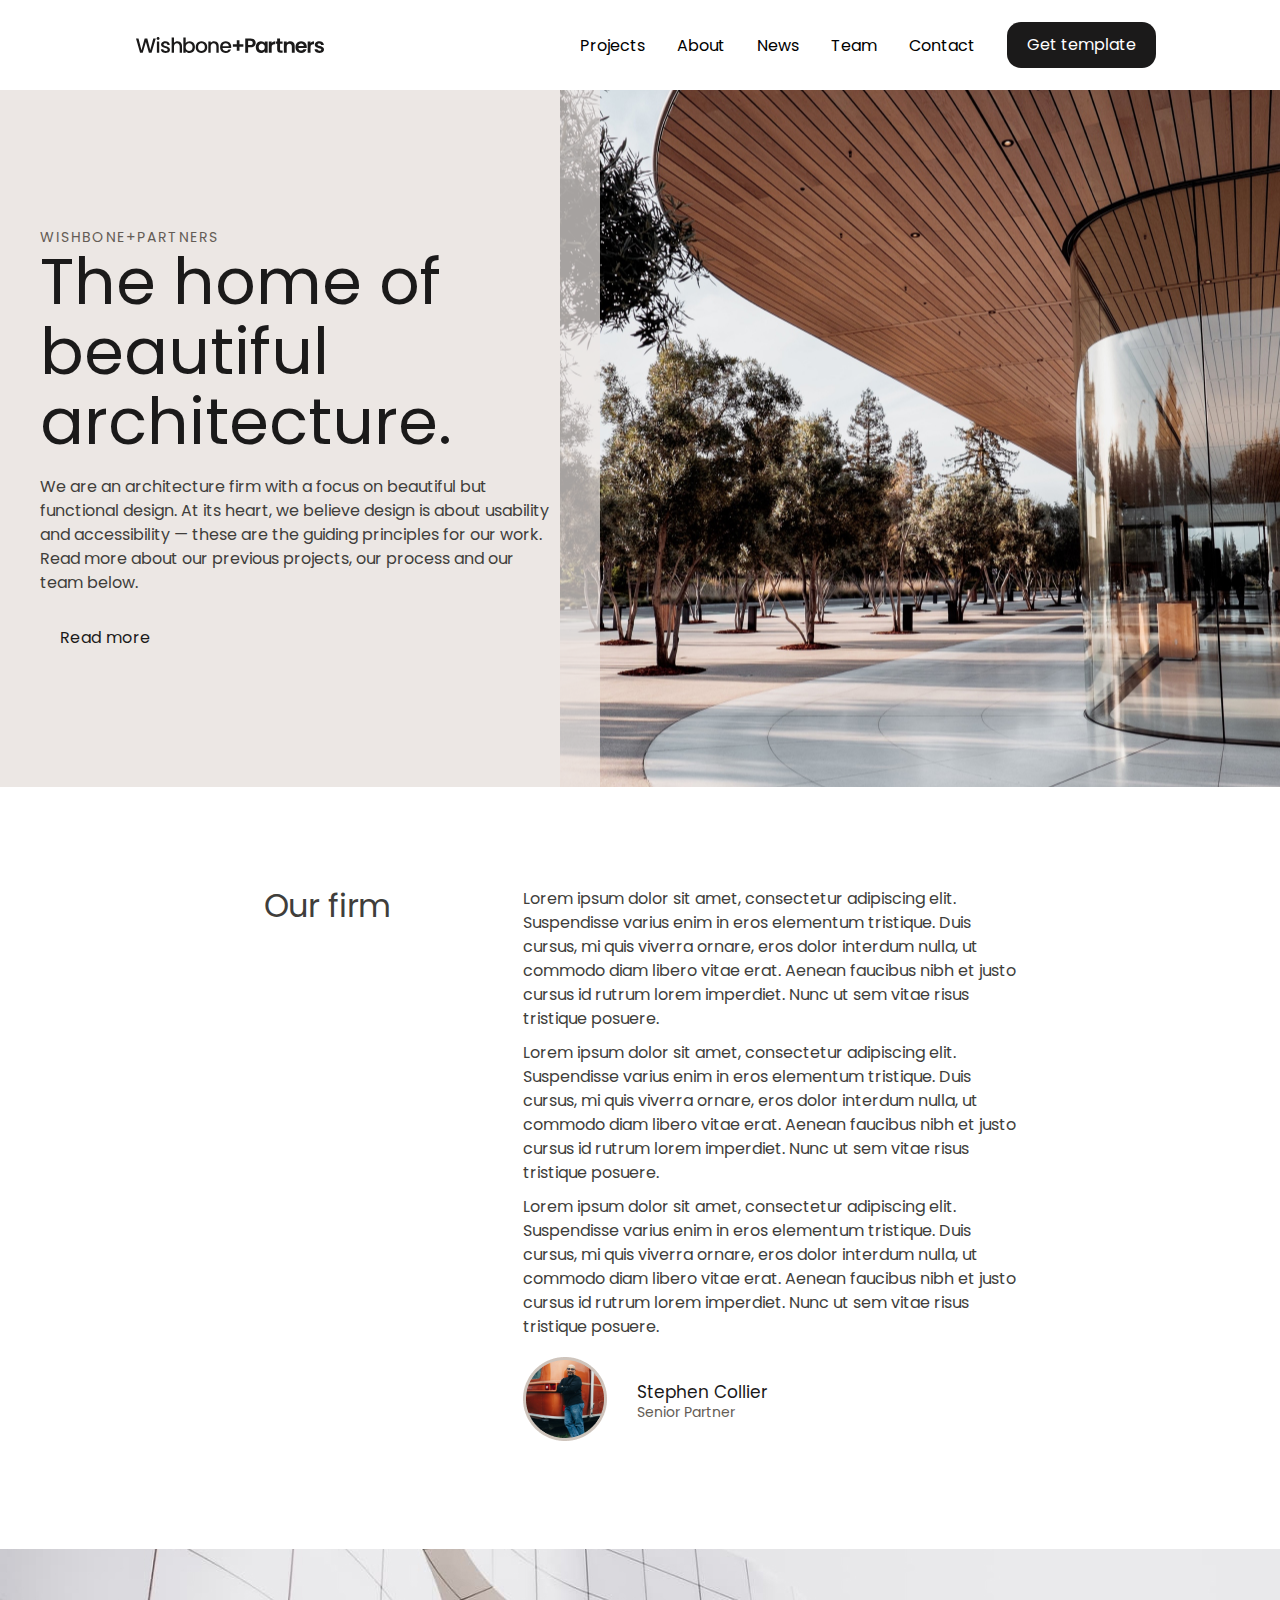
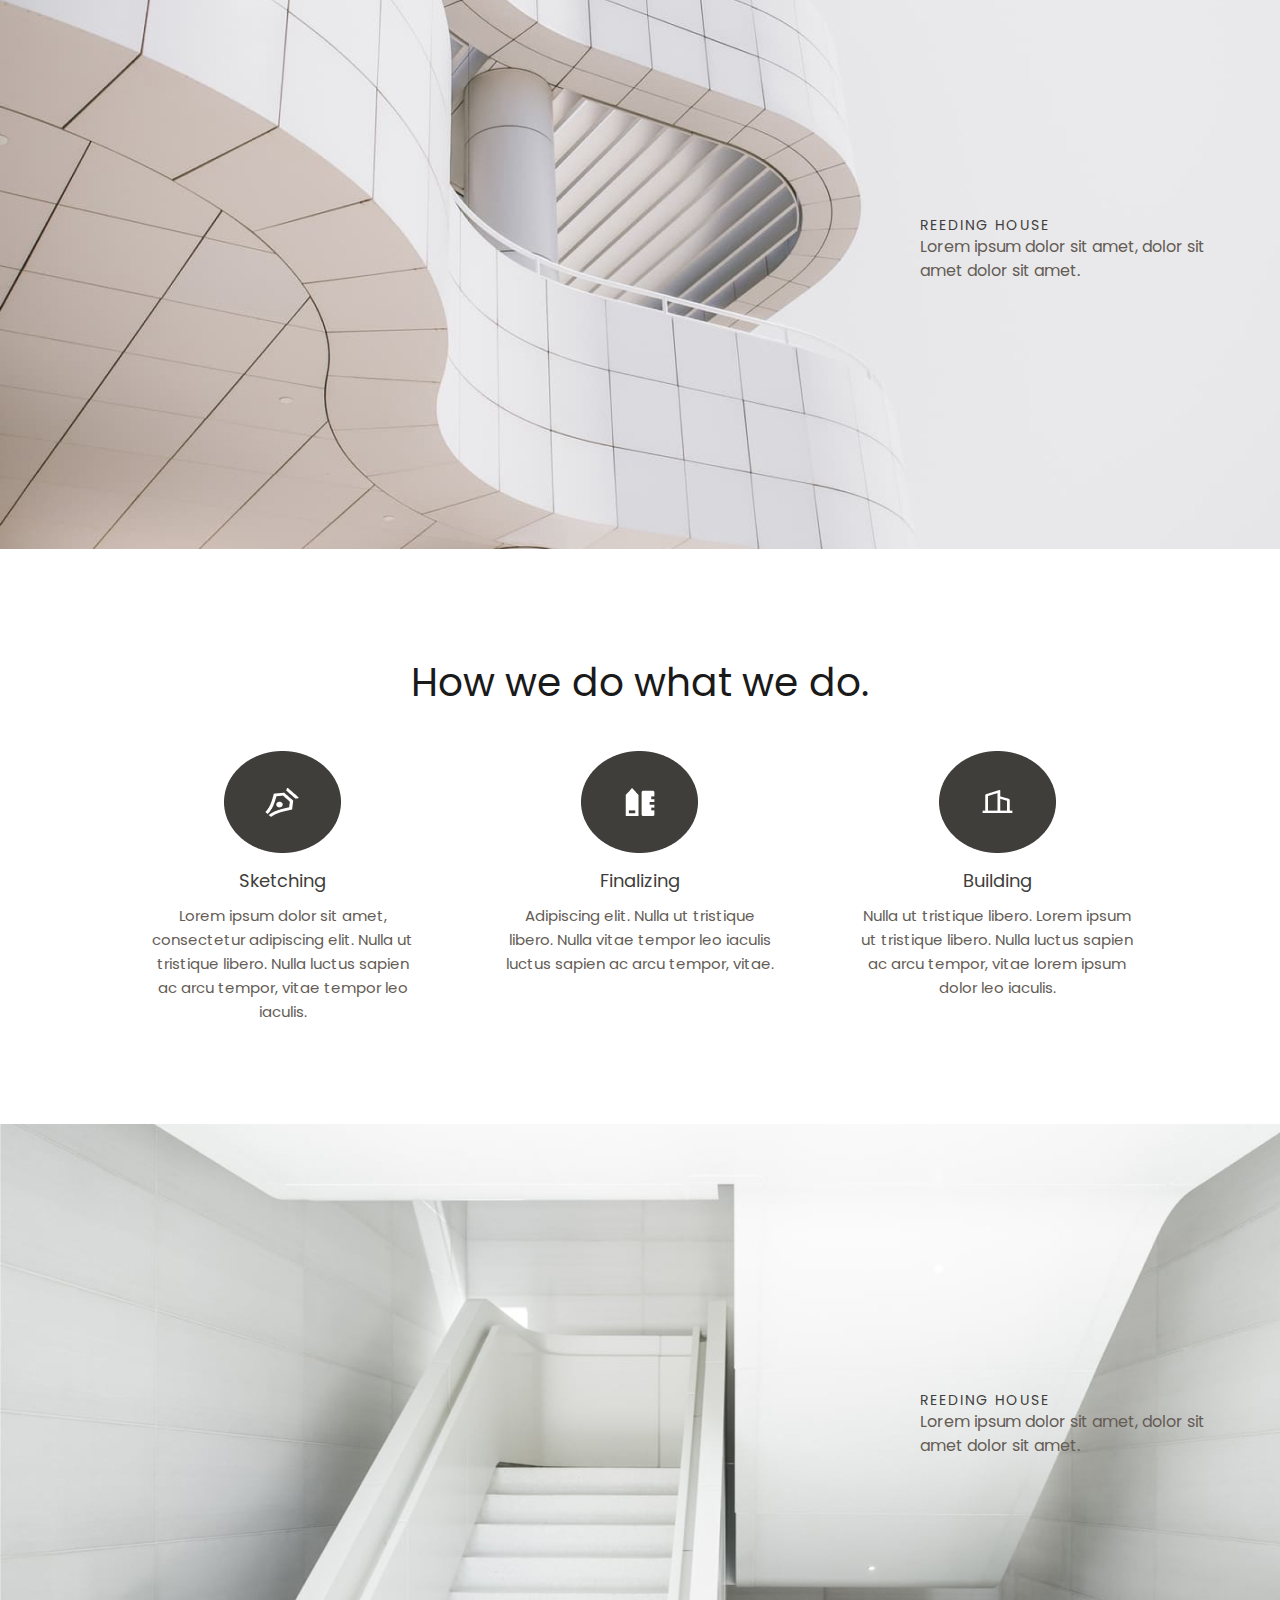
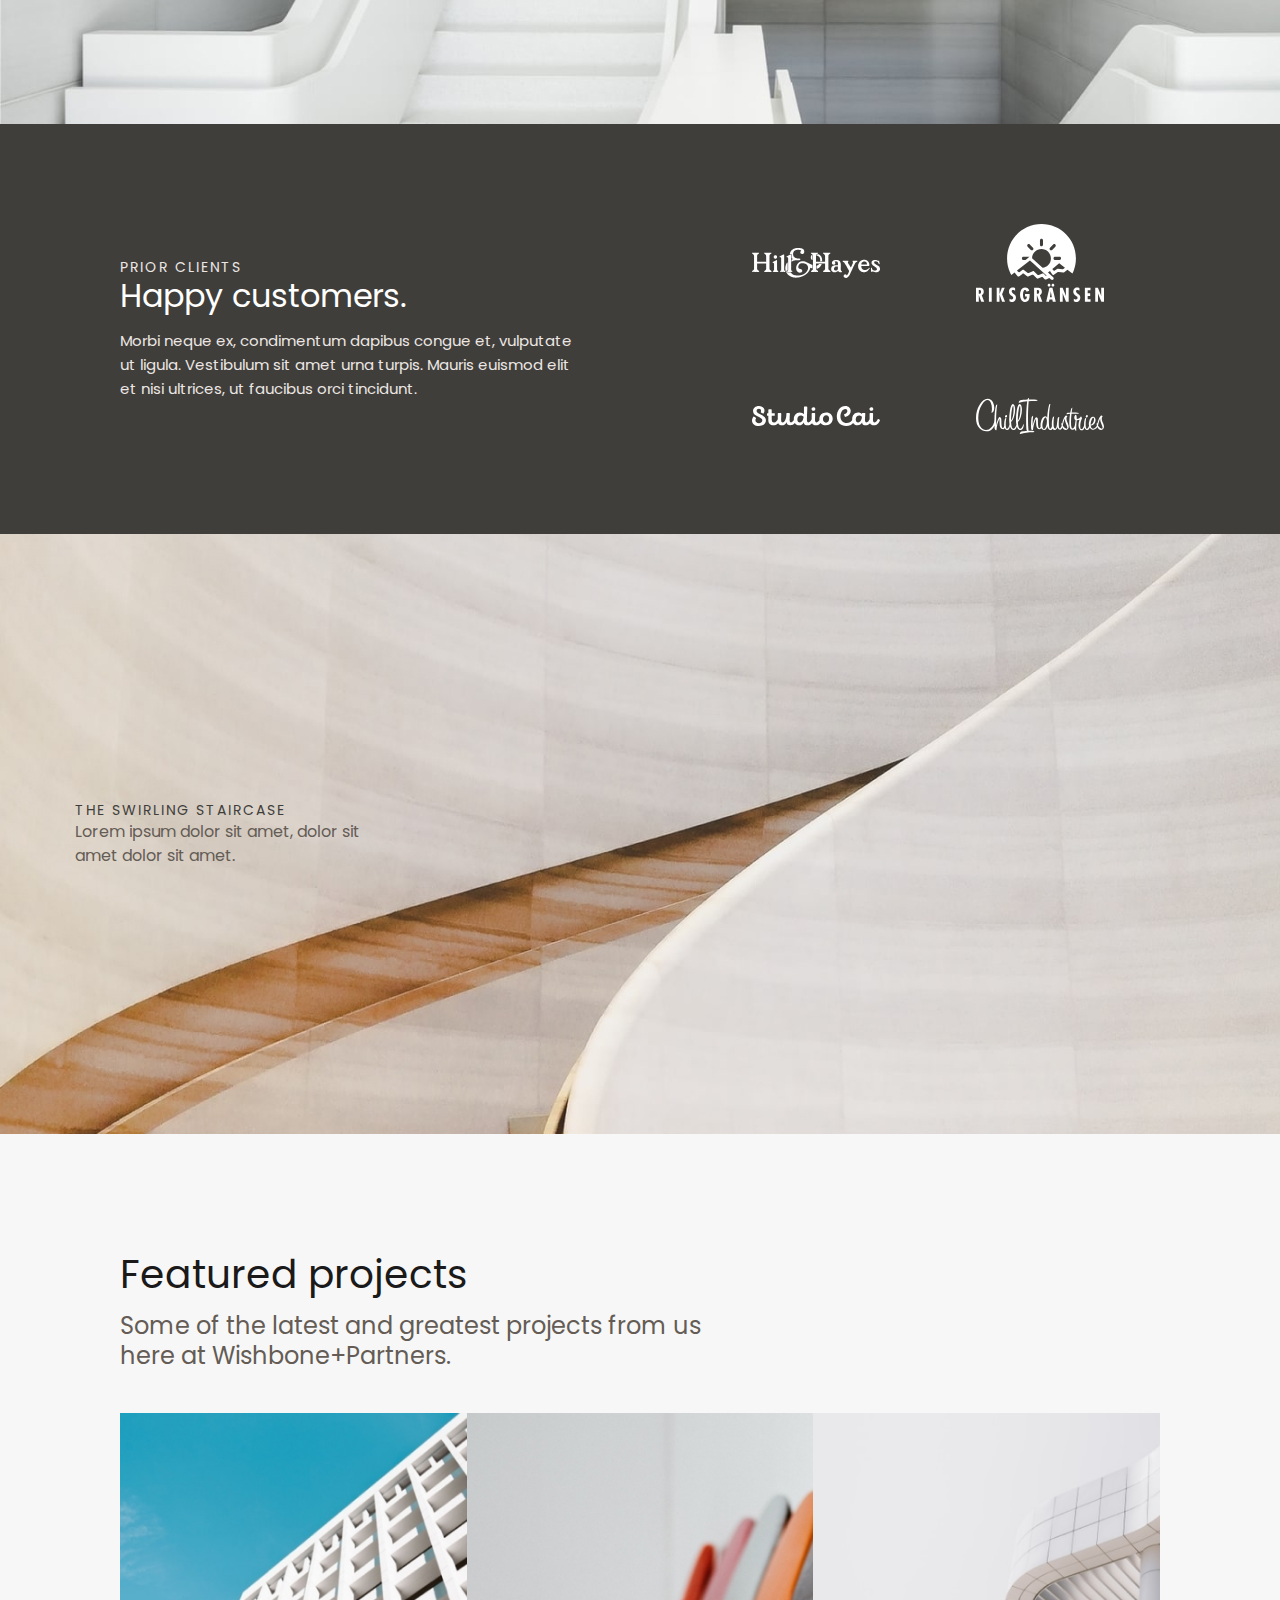
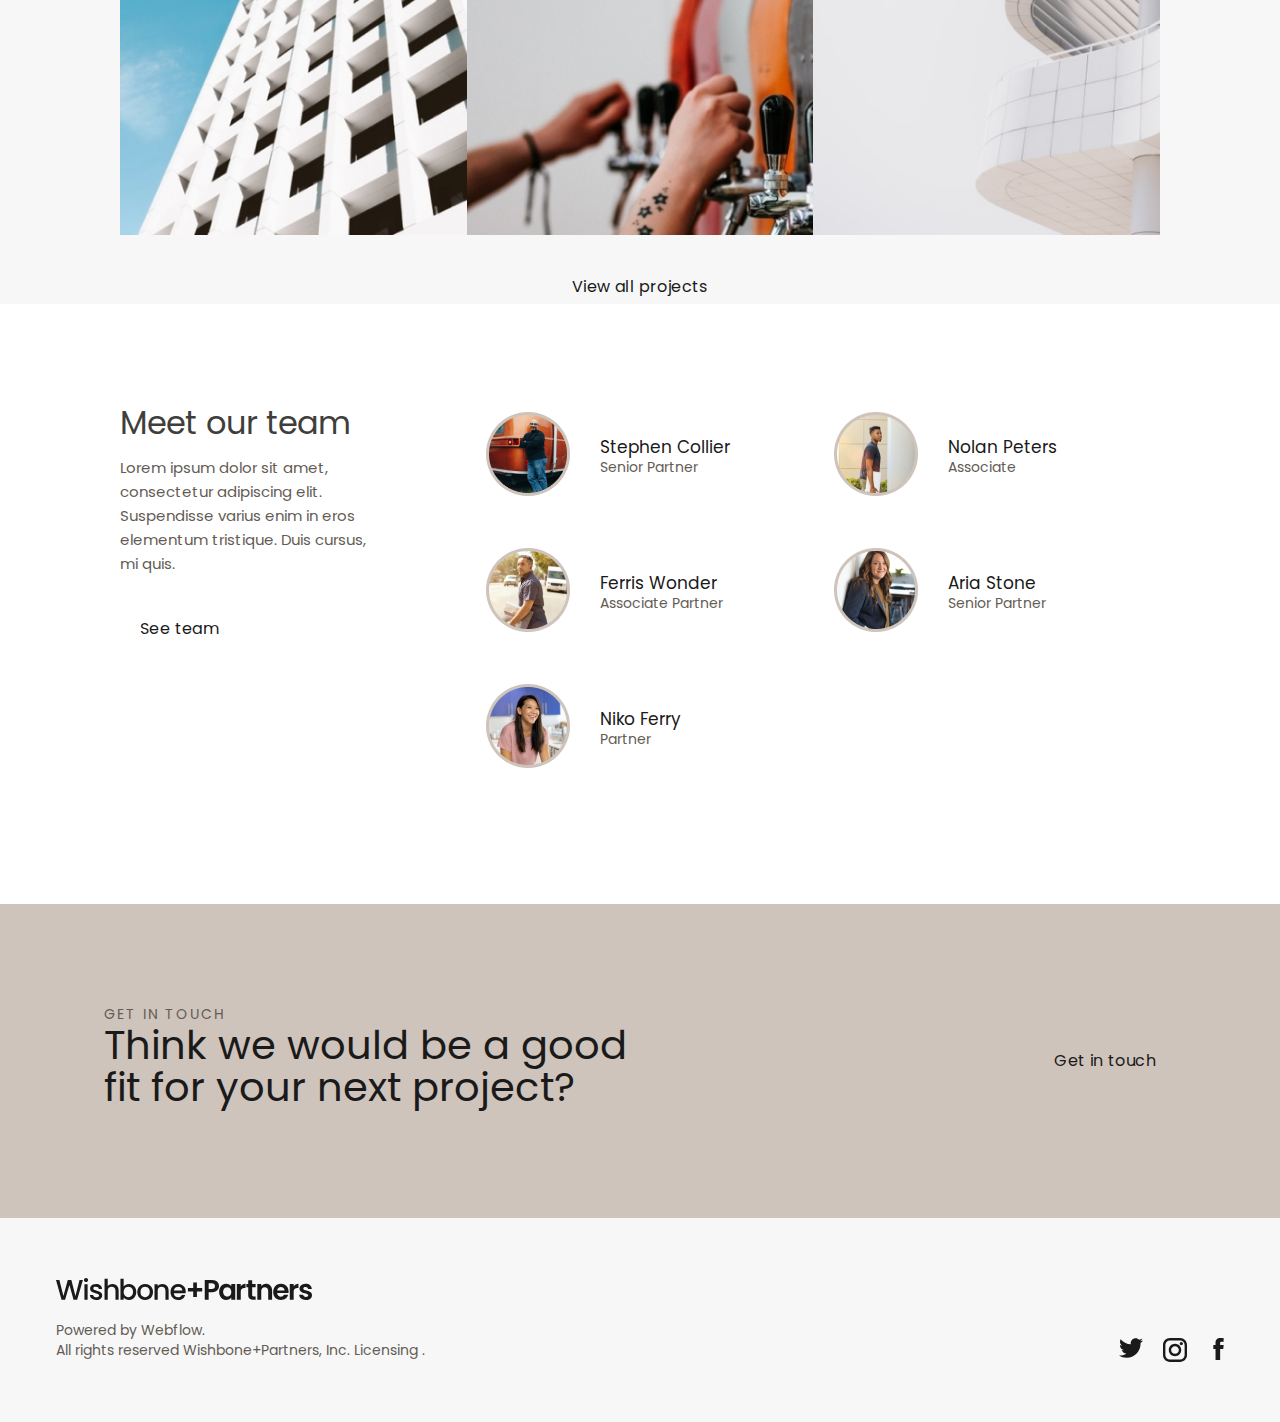
<file: index.html>
<!DOCTYPE html>
<html lang="en">

<head>
    <meta charset="UTF-8">
    <meta http-equiv="X-UA-Compatible" content="IE=edge">
    <meta name="viewport" content="width=device-width, initial-scale=1.0">
    <title>Document</title>
    <link rel="preconnect" href="https://fonts.googleapis.com">
    <link rel="preconnect" href="https://fonts.gstatic.com" crossorigin>
    <link href="https://fonts.googleapis.com/css2?family=Poppins&display=swap" rel="stylesheet">
    <link rel="stylesheet" href="style.css">
</head>


<header class="header">

    <div class="container header-container">

        <a href="" class="header-logo">
            <img src="img/Combined-Shapelogo.svg" alt="">
        </a>

        <nav>
            <ul class="header-nav">
                <li class="header-nav__item">
                    <a href="" class="header-nav__link">Projects</a>
                </li>
                <li class="header-nav__item">
                    <a href="" class="header-nav__link">About</a>
                </li>
                <li class="header-nav__item">
                    <a href="" class="header-nav__link">News</a>
                </li>
                <li class="header-nav__item">
                    <a href="" class="header-nav__link">Team</a>
                </li>
                <li class="header-nav__item">
                    <a href="" class="header-nav__link">Contact</a>
                </li>
                <a href="" class="header-btn">Get template</a>
            </ul>


        </nav>


    </div>

</header>

<section class="first-screen big-container">
    <div class="first-screen__text">

        <div class="short-title first-screen__short-title">Wishbone+Partners</div>
        <h1 class="first-screen__title">The home of beautiful architecture.</h1>

        <p class="first-screen__inner">We are an architecture firm with a focus on beautiful but functional design.
            At its heart, we believe design is about usability and accessibility — these are the guiding principles
            for our work. Read more about our previous projects, our process and our team below.</p>
        <a href="" class="Read-more">Read more</a>
    </div>
</section>
<section class="our-firm">
    <h4 class="our-firm__title">Our firm</h4>
    <div class="our-firm__text-block">
        <p class="our-firm__text-inner">
            Lorem ipsum dolor sit amet, consectetur adipiscing elit. Suspendisse varius enim in eros elementum
            tristique. Duis cursus, mi quis viverra ornare, eros dolor interdum nulla, ut commodo diam libero
            vitae erat. Aenean faucibus nibh et justo cursus id rutrum lorem imperdiet. Nunc ut sem vitae risus
            tristique posuere.
        </p>
        <p class="our-firm__text-inner">
            Lorem ipsum dolor sit amet, consectetur adipiscing elit. Suspendisse varius enim in eros elementum
            tristique. Duis cursus, mi quis viverra ornare, eros dolor interdum nulla, ut commodo diam libero
            vitae erat. Aenean faucibus nibh et justo cursus id rutrum lorem imperdiet. Nunc ut sem vitae risus
            tristique posuere.
        </p>
        <p class="our-firm__text-inner">
            Lorem ipsum dolor sit amet, consectetur adipiscing elit. Suspendisse varius enim in eros elementum
            tristique. Duis cursus, mi quis viverra ornare, eros dolor interdum nulla, ut commodo diam libero
            vitae erat. Aenean faucibus nibh et justo cursus id rutrum lorem imperdiet. Nunc ut sem vitae risus
            tristique posuere.
        </p>
        <div class="person">
            <div class="person__img">
                <img src="img/person.png">
            </div>
            <div class="person__desk">
                <p class="person__name">Stephen Collier</p>
                <p class="person__qalification">Senior Partner</p>
            </div>
        </div>
    </div>
</section>
<section class="bgimg-section big-container bgimg__section1">
    <div class="bgimg-text">
        <p class="bgimg-text__title">Reeding House</p>
        <p class="bgimg-text__inner">Lorem ipsum dolor sit amet, dolor sit amet dolor sit amet.</p>
    </div>
</section>
<section class="process-section">
    <div class="container">
        <div class="short-title process-section__short-title"></div>
        <h4 class="process-section__title">How we do what we do.</h4>
        <div class="process-items">
            <div class="process-item">
                <div class="process-item__img">
                    <img src="img/Sketching-Iconiconprocess.png" alt="">
                </div>
                <h4 class="process-item__title">Sketching</h4>
                <p class="process-item__inner">Lorem ipsum dolor sit amet, consectetur adipiscing elit. Nulla ut
                    tristique libero. Nulla luctus sapien ac arcu tempor, vitae tempor leo iaculis.</p>
            </div>




            <div class="process-item">
                <div class="process-item__img">
                    <img src="img/Finalizing-Iconiconprocess2.png" alt="">
                </div>
                <h4 class="process-item__title">Finalizing</h4>
                <p class="process-item__inner">Adipiscing elit. Nulla ut tristique libero. Nulla vitae tempor leo
                    iaculis luctus sapien ac arcu tempor, vitae.</p>
            </div>



            <div class="process-item">
                <div class="process-item__img">
                    <img src="img/Building-Iconicomprocess3.png" alt="">
                </div>
                <h4 class="process-item__title">Building</h4>
                <p class="process-item__inner">Nulla ut tristique libero. Lorem ipsum ut tristique libero. Nulla
                    luctus sapien ac arcu tempor, vitae lorem ipsum dolor leo iaculis.</p>
            </div>
        </div>
    </div>
</section>

<section class="bgimg-section big-container bgimg__section2">
    <div class="bgimg-text">
        <p class="bgimg-text__title">Reeding House</p>
        <p class="bgimg-text__inner">Lorem ipsum dolor sit amet, dolor sit amet dolor sit amet.</p>
    </div>
</section>

<section class="customers-section big-container">
    <div class="customers-section__contaier container">
        <div class="customers-section__text">
            <div class="customers-section__short-title">prior clients</div>
            <div class="customers-section__title">Happy customers.</div>
            <div class="customers-section__inner">Morbi neque ex, condimentum dapibus congue et, vulputate ut
                ligula. Vestibulum sit amet urna turpis. Mauris euismod elit et nisi ultrices, ut faucibus orci
                tincidunt.</div>
        </div>
        <ul class="customers-logos">
            <li>
                <img src="img/logocus.svg" alt="">
            </li>
            <li>
                <img src="img/logocus2.svg" alt="">
            </li>
            <li>
                <img src="img/logocus3.svg" alt="">
            </li>
            <li>
                <img src="img/logocus4.svg" alt="">
            </li>
        </ul>

    </div>
</section>

<section class="bgimg-section big-container bgimg__section3">
    <div class="bgimg-text">
        <p class="bgimg-text__title">The swirling staircase</p>
        <p class="bgimg-text__inner">Lorem ipsum dolor sit amet, dolor sit amet dolor sit amet.</p>
    </div>
</section>

<section class="projects-section">
    <div class="container projects-section__container">
        <div class="projects-section__text">
            <h4 class="projects-section__title">Featured projects</h4>
            <p class="projects-section__sub-title">Some of the latest and greatest projects from us here at
                Wishbone+Partners.</p>
        </div>
        <div class="all-projects">

            <div class="projects__item">
                <img src="img/projects 1.jpg" alt="" class="projects-item__img">
                <div class="projects-item__inner">
                    <div class="projects-item__short-title">New York</div>
                    <div class="projects-item__title">Big Road Brewery</div>
                    <a href="" class="projects-item__btn">Read more</a>
                </div>
            </div>

            <div class="projects__item">
                <img src="img/projects c.jpg" alt="" class="projects-item__img">
                <div class="projects-item__inner">
                    <div class="projects-item__short-title">New York</div>
                    <div class="projects-item__title">Big Road Brewery</div>
                    <a href="" class="projects-item__btn">Read more</a>
                </div>
            </div>

            <div class="projects__item">
                <img src="img/projects r.png" alt="" class="projects-item__img">
                <div class="projects-item__inner">
                    <div class="projects-item__short-title">New York</div>
                    <div class="projects-item__title">Big Road Brewery</div>
                    <a href="#" class="projects-item__btn">Read more</a>
                </div>
            </div>

        </div>
        <a href="" class="projects-btn">View all projects</a>
    </div>
</section>

<section class="team-section">
    <div class="team-section__container container">
        <div class="team-desc">
            <h5 class="team-desc__title">Meet our team</h5>
            <p class="team-desc__text">Lorem ipsum dolor sit amet, consectetur adipiscing elit. Suspendisse varius enim
                in eros elementum tristique. Duis cursus, mi quis.</p>
            <a href="#" class="team-desc__btn">See team</a>
        </div>
        <div class="team-persons">
            <div class="col">
                <div class="person">
                    <div class="person__img">
                        <img src="img/person.png">
                    </div>
                    <div class="person__desk">
                        <p class="person__name">Stephen Collier</p>
                        <p class="person__qalification">Senior Partner</p>
                    </div>
                </div>

                <div class="person">
                    <div class="person__img">
                        <img src="img/IMAGEpers 2.png">
                    </div>
                    <div class="person__desk">
                        <p class="person__name">Ferris Wonder</p>
                        <p class="person__qalification">Associate Partner</p>
                    </div>
                </div>

                <div class="person">
                    <div class="person__img">
                        <img src="img/IMAGEpers3.png">
                    </div>
                    <div class="person__desk">
                        <p class="person__name">Niko Ferry</p>
                        <p class="person__qalification">Partner</p>
                    </div>
                </div>
            </div>

            <div class="col">

                <div class="person">
                    <div class="person__img">
                        <img src="img/IMAGEpers4.png">
                    </div>
                    <div class="person__desk">
                        <p class="person__name">Nolan Peters</p>
                        <p class="person__qalification">Associate</p>
                    </div>
                </div>

                <div class="person">
                    <div class="person__img">
                        <img src="img/IMAGEpers5.png">
                    </div>
                    <div class="person__desk">
                        <p class="person__name">Aria Stone</p>
                        <p class="person__qalification">Senior Partner</p>
                    </div>
                </div>

            </div>


        </div>
    </div>
</section>

<section class="get-section">
    <div class="get-section__container container">
        <div class="get-text">
            <div class="get-text__sub-title">Get in touch</div>
            <div class="get-text__title">Think we would be a good fit for your next project?</div>
        </div>
        <div class="get-btn">
            <a href="#" class="get-section__btn">Get in touch</a>
        </div>
    </div>
</section>

<footer class="footer">
    <div class="footer-container">
        <div class="footer__box-left">
            <div class="footer-logo">
                <img src="img/footer logo.svg" alt="">
            </div>
            <div class="footer-text__1line">Powered by Webflow.</div>
            <div class="footer-text__2line">All rights reserved Wishbone+Partners, Inc. Licensing .</div>
        </div>
        <div class="footer__box-right">
            <div class="footer__img-box" style="margin-right:20px ;">
                <a href="#">
                    <img src="img/twiter.svg" alt="">
                </a>
            </div>
            <div class="footer__img-box" style="margin-right:26px ;">
                <a href="#">
                    <img src="img/inst.svg" alt="">
                </a>
            </div>
            <div class="footer__img-box" style="width: 11px;">
                <a href="#">
                    <img src="img/fbook.svg" alt="">
                </a>
            </div>
        </div>
    </div>
</footer>


</body>

</html>
</file>
<file: style.css>
* {
    margin: 0px;
    padding: 0px;
    box-sizing: border-box;
}

body {
    font-family: 'Poppins', sans-serif;
}

img {
    width: 100%;
    display: block;
}

.header {
    background: #FFFFFF;
    height: 90px;
}

.container {
    width: 100%;
    max-width: 1200px;
    margin: 0px auto;

}

.header-container {
    display: flex;
    justify-content: space-between;
    align-items: center;
    height: 100%;
}

.header-logo {
    width: 220px;
    padding-left: 32px;
}

.header-nav {
    display: flex;
    justify-content: space-between;
    list-style: none;
    align-items: center;
}

.header-nav__item {
    margin-right: 32px;
}

.header-nav__link {
    text-decoration: none;
    color: black;
}

.header-btn {
    text-decoration: none;
    color: black;
    margin-right: 20px;
    display: inline-block;
    padding: 11px 20px;
    background-color: #1B1A1A;
    border-radius: 14px;
    font-weight: 400;
    font-size: 16px;
    color: #FFFFFF;
    line-height: 24px;
}

/* header-end*/

/*first-screen--section start*/

.big-container {
    width: 100%;
    max-width: 1400px;
    margin: 0px auto;
}

.first-screen {
    width: 100%;
    background-color: #ECE7E4;
    background-image: url(img/first-screen__house.jpg);
    background-position: right;
    background-repeat: no-repeat;

}

.first-screen__text {
    padding: 137px 40px;
    max-width: 600px;
    width: 100%;
    margin-left: 60px;
}

.first-screen__title {
    margin-bottom: 20px;
}

.short-title {
    font-family: 'Poppins';
    font-style: normal;
    font-weight: 400;
    font-size: 14px;
    line-height: 20px;
    /* identical to box height, or 143% */

    letter-spacing: 2px;
    text-transform: uppercase;

    color: #645C55;
}

.first-screen__title {
    font-family: 'Poppins';
    font-style: normal;
    font-weight: 400;
    font-size: 64px;
    line-height: 70px;
    /* or 110% */


    color: #1B1A1A;
    margin-bottom: 18px;

}

.first-screen__inner {
    font-family: 'Poppins';
    font-style: normal;
    font-weight: 400;
    font-size: 16px;
    line-height: 24px;
    /* or 150% */


    color: #403E3B;
    margin-bottom: 30px;

}

.Read-more {
    font-family: 'Poppins';
    font-style: normal;
    font-weight: 400;
    font-size: 16px;
    line-height: 24px;
    /* identical to box height, or 150% */

    letter-spacing: 0.4px;

    color: #1B1A1A;
    text-decoration: none;
    padding: 11px 20px;
}

/*first-screan-----end*/

.our-firm {
    display: flex;
    justify-content: center;
    padding: 100px 0px;
}

.our-firm__title {
    margin-right: 132px;
    font-family: 'Poppins';
    font-style: normal;
    font-weight: 400;
    font-size: 32px;
    line-height: 38px;

    color: #403E3B;
}

.our-firm__text-block {
    width: 100%;
    max-width: 493px;
}

.our-firm__text-inner {
    margin-bottom: 10px;
    font-family: 'Poppins';
    font-style: normal;
    font-weight: 400;
    font-size: 16px;
    line-height: 24px;
    /* or 150% */


    color: #403E3B;
}

.person {
    display: flex;
}

.person__img {
    width: 84px;
    padding: 8px 0px;
}

.person__desk {
    padding: 30px;
}

.person__name {
    font-family: 'Poppins';
    font-style: normal;
    font-weight: 400;
    font-size: 17px;
    line-height: 26px;
    /* identical to box height, or 153% */


    color: #1B1A1A;
}

.person__qalification {
    font-family: 'Poppins';
    font-style: normal;
    font-weight: 400;
    font-size: 14px;
    line-height: 14px;
    /* identical to box height, or 100% */


    color: #645C55;
}

.our-firm__inner {
    font-family: 'Poppins';
    font-style: normal;
    font-weight: 400;
    font-size: 16px;
    line-height: 24px;
    /* or 150% */


    color: #403E3B;

}

.our-firm__text-block {
    width: 100%;
}

/*bgimg---start*/

.bgimg-section {
    width: 100%;
    height: 600px;
    background-position: left;
    background-size: cover;
    justify-content: flex-end;
    align-items: center;
    padding: 0px 75px;
    display: flex;
}

.bgimg-text {
    width: 285px;
}

.bgimg-text__title {
    font-family: 'Poppins';
    font-style: normal;
    font-weight: 400;
    font-size: 14px;
    line-height: 20px;
    letter-spacing: 2px;
    text-transform: uppercase;
    color: #403E3B;
}

.bgimg-text__inner {
    font-family: 'Poppins';
    font-style: normal;
    font-weight: 400;
    font-size: 16px;
    line-height: 24px;
    color: #645C55;
}

/*process start*/

.process-section__short-title {
    text-align: center;
    margin-bottom: 13px;
}

.process-section {
    padding: 100px 0px;

}

.process-section__title {
    font-family: 'Poppins';
    font-style: normal;
    font-weight: 400;
    font-size: 39px;
    line-height: 42px;
    /* identical to box height, or 108% */

    text-align: center;

    color: #1B1A1A;
    margin-bottom: 47px;
}

.process-items {
    display: flex;
    justify-content: space-evenly;
}

.process-item {
    width: 378px;
    text-align: center;
    padding: 0px 42px;
}

.process-item__img {
    margin-bottom: 15px;
    width: 117px;
    margin: 0px auto 15px;
}

.process-item__title {
    margin-bottom: 10px;
    font-family: 'Poppins';
    font-style: normal;
    font-weight: 400;
    font-size: 18px;
    line-height: 26px;
    text-align: center;
    color: #403E3B;
}

.process-item__inner {
    font-family: 'Poppins';
    font-style: normal;
    font-weight: 400;
    font-size: 15px;
    line-height: 24px;
    /* or 160% */
    text-align: center;
    color: #645C55;
}

.bgimg__section1 {
    background-image: url(img/fon.jpg);
}

.bgimg__section2 {
    background-image: url(img/bgimg2.jpg);
}

.customers-section {
    background-color: #403E3B;
}

.customers-section__contaier {
    padding: 60px 0px;
    display: flex;
    align-items: center;
    width: 100%;
    max-width: 1168px;
    margin: 0px auto;
    column-gap: 132px;
}

.customers-section__text {
    max-width: 460px;
}

.customers-section__short-title {
    font-family: 'Poppins';
    font-style: normal;
    font-weight: 400;
    font-size: 14px;
    line-height: 20px;
    /* identical to box height, or 143% */

    letter-spacing: 2px;
    text-transform: uppercase;

    color: #ECE7E4;

}

.customers-section__title {
    font-family: 'Poppins';
    font-style: normal;
    font-weight: 400;
    font-size: 32px;
    line-height: 38px;
    /* identical to box height, or 119% */


    color: #FFFFFF;
    margin-bottom: 14px;
}

.customers-section__inner {
    font-family: 'Poppins';
    font-style: normal;
    font-weight: 400;
    font-size: 15px;
    line-height: 24px;
    /* or 160% */


    color: #ECE7E4;

}

.customers-logos {
    list-style: none;
    display: flex;
    padding: 40px;
    align-items: center;
    justify-content: space-between;
    align-content: space-between;
    flex-wrap: wrap;
    min-height: 290px;
    max-width: 432px;
}

.bgimg__section3 {
    background-image: url(img/bgimg3.jpg);
    justify-content: flex-start;
}

.projects-section__container {
    padding: 120px 0px 5px;
    max-width: 1168px;
}

.projects-section {
    background: #F7F7F7;
}

.projects__item {
    position: relative;
    width: 375px;
}

.projects-section__text {
    max-width: 581px;
    margin-bottom: 42px;
}

.projects-section__title {
    font-family: 'Poppins';
    font-style: normal;
    font-weight: 400;
    font-size: 39px;
    line-height: 42px;
    color: #1B1A1A;
    margin-bottom: 15px;
}

.projects-section__sub-title {
    font-family: 'Poppins';
    font-style: normal;
    font-weight: 400;
    font-size: 24px;
    line-height: 30px;
    color: #645C55;
}

.all-projects {
    display: flex;
    justify-content: space-between;
    margin-bottom: 40px;
}

.projects-item__inner {
    padding-top: 40px;
    position: absolute;
    top: 0px;
    left: 0px;
    height: 100%;
    width: 100%;
    opacity: 0;
    transition: 1s;
}

.projects-item__short-title {
    font-family: 'Poppins';
    font-style: normal;
    font-weight: 400;
    font-size: 14px;
    line-height: 20px;
    /* identical to box height, or 143% */

    letter-spacing: 2px;
    text-transform: uppercase;

    color: #645C55;
    margin-left: 40px;
}

.projects-item__title {
    font-family: 'Poppins';
    font-style: normal;
    font-weight: 400;
    font-size: 23px;
    line-height: 30px;
    /* identical to box height, or 130% */


    color: #403E3B;
    margin-left: 40px;
}

.projects-item__btn {
    background: #1B1A1A;
    border-radius: 14px;
    font-family: 'Poppins';
    font-style: normal;
    font-weight: 400;
    font-size: 16px;
    line-height: 24px;
    /* identical to box height, or 150% */

    letter-spacing: 0.4px;

    color: #FFFFFF;
    display: inline-block;
    padding: 11px 20px;
    text-decoration: none;
    position: absolute;
    left: 45px;
    bottom: 40px;
}

.projects__item:hover .projects-item__inner {
    opacity: 1;
    background-color: #b4aeae9e;
}

.projects-btn {
    display: block;
    margin: auto;
    font-family: 'Poppins';
    font-style: normal;
    font-weight: 400;
    font-size: 16px;
    line-height: 24px;
    /* identical to box height, or 150% */

    text-align: center;
    letter-spacing: 0.4px;

    color: #1B1A1A;
    text-decoration: none;
}

.team-section__container {
    max-width: 1168px;
    display: flex;
    padding-top: 100px;
}

.team-desc {
    width: 378px;
    padding-right: 20px;
    margin-right: 16px;
}

.team-desc__title {
    font-family: 'Poppins';
    font-style: normal;
    font-weight: 400;
    font-size: 32px;
    line-height: 38px;
    /* identical to box height, or 119% */


    color: #403E3B;
    margin-bottom: 14px;
}

.team-desc__text {
    font-family: 'Poppins';
    font-style: normal;
    font-weight: 400;
    font-size: 15px;
    line-height: 24px;
    /* or 160% */


    color: #645C55;
    margin-bottom: 30px;
}

.team-desc__btn {
    font-family: 'Poppins';
    font-style: normal;
    font-weight: 400;
    font-size: 16px;
    line-height: 24px;
    /* identical to box height, or 150% */

    letter-spacing: 0.4px;

    color: #1B1A1A;
    display: inline-block;
    padding: 11px 20px;
    text-decoration: none;
}

.team-persons {
    display: flex;
    justify-content: space-evenly;
    width: 100%;
    flex-wrap: wrap;
}

.col {
    display: flex;
    flex-direction: column;
    row-gap: 36px;
}

@media screen and (max-width:720px) {
    .first-screen__text {
        background: rgba(236, 231, 228, 0.7);
        margin: auto;
    }
}

@media screen and (max-width:1330px) {
    .first-screen__text {
        background: rgba(236, 231, 228, 0.7);
        margin-left: 0px;
    }

    .container {
        padding-left: 5%;
        padding-right: 5%;
    }
}


@media screen and (max-width:860px) {
    .all-projects {
        flex-wrap: wrap;
        justify-content: center;
    }

    .projects__item {
        width: 50%;
    }

    .team-desc {
        margin-bottom: 60px;
    }

    .process-items {
        flex-wrap: wrap;
        justify-content: center;
        row-gap: 50px;
    }

    .team-persons {
        row-gap: 36px;
    }

    .our-firm__title {
        margin-right: 20px;
    }

    .customers-section__contaier {
        flex-wrap: wrap;
        justify-content: center;
    }

    .customers-logos {
        justify-content: space-evenly;
    }
    .get-section{
        text-align: center;
    }
    .get-section__container{
        justify-content: center;
        flex-direction: column;
    }
    .get-text__sub-title{
        margin: auto;
    }
    .get-text__title{
        font-size: 25px;
        margin: 0px auto;
    }

}

@media screen and (max-width:500px) {
    .projects__item {
        width: 100%;
    }

    .first-screen__title {
        font-size: 40px;
        text-align: center;
    }

    .team-desc {
        margin-right: auto;
        margin-left: auto;
    }
    .footer-logo{
        display: none;
    }
}

@media screen and (max-width:760px) {
    .team-section__container {
        flex-wrap: wrap;
        justify-content: center;
    }

    .team-desc {
        text-align: center;
    }

    .our-firm {
        flex-wrap: wrap;
        justify-content: center;
        padding: 5% 5%;
    }

    .our-firm__title {
        margin-right: 0px;
        margin-bottom: 20px;
    }
}

@media screen and (max-width:1000px) {
    nav {
        display: none;
    }
}

@media screen and (max-width:1075px) {
    .get-section__container{
        flex-wrap: wrap;
        justify-content: center;
    }
}

@media screen and (max-width:620px) {
    .footer-container{
        flex-wrap: wrap;
        /* margin: auto; */
        justify-content: center;
    }
    .footer__box-right{
        margin: auto;
    }

}
@media screen and (max-width:475px){
    .footer__box-left{
        text-align: center;
        margin: 0px auto;
    }
}

.get-section {
    background: #CEC4BC;
    display: flex;
    justify-content: center;
    align-items: center;
    margin-top: 128px;
}

.get-section__container {
    display: flex;
    justify-content: space-between;
    margin: 100px auto;
}

.get-text__sub-title {
    font-family: 'Poppins';
    font-style: normal;
    font-weight: 400;
    font-size: 14px;
    line-height: 20px;
    /* identical to box height, or 143% */

    letter-spacing: 2px;
    text-transform: uppercase;

    color: #645C55;
    width: 124px;
    
}

.get-text__title {
    font-family: 'Poppins';
    font-style: normal;
    font-weight: 400;
    font-size: 40px;
    line-height: 42px;
    /* or 105% */
    color: #1B1A1A;
    max-width: 569px;
    width: 100%;
}

.get-section__btn {
    font-family: 'Poppins';
    font-style: normal;
    font-weight: 400;
    font-size: 16px;
    line-height: 24px;
    /* identical to box height, or 150% */
    letter-spacing: 0.4px;
    color: #1B1A1A;
    text-decoration: none;
    display: inline-block;
    margin: 45px 20px 45px 0px;
}

.footer-text__1line {
    font-family: 'Poppins';
    font-style: normal;
    font-weight: 400;
    font-size: 14px;
    line-height: 20px;
    /* identical to box height, or 143% */
    color: #645C55;
}

.footer-text__2line {
    font-family: 'Poppins';
    font-style: normal;
    font-weight: 400;
    font-size: 14px;
    line-height: 20px;
    /* identical to box height, or 143% */
    color: #645C55;
}
.footer{
    display: flex;
    justify-content: center;
    align-items: center;
    background: #F7F7F7;
}
.footer-container{
    display: flex;
    justify-content: space-between;
    margin: 60px auto;
    max-width: 1168px;
    width: 100%;
}
.footer-logo{
    width: 256px;
    height: 22px;
    margin-bottom: 20px;
}
.footer__img-box{
    width: 24px;
    height: 24px;
}
.footer__box-right{
    display: flex;
    margin-top: 60px;
    /* margin-right: 6px; */
}
</file>
